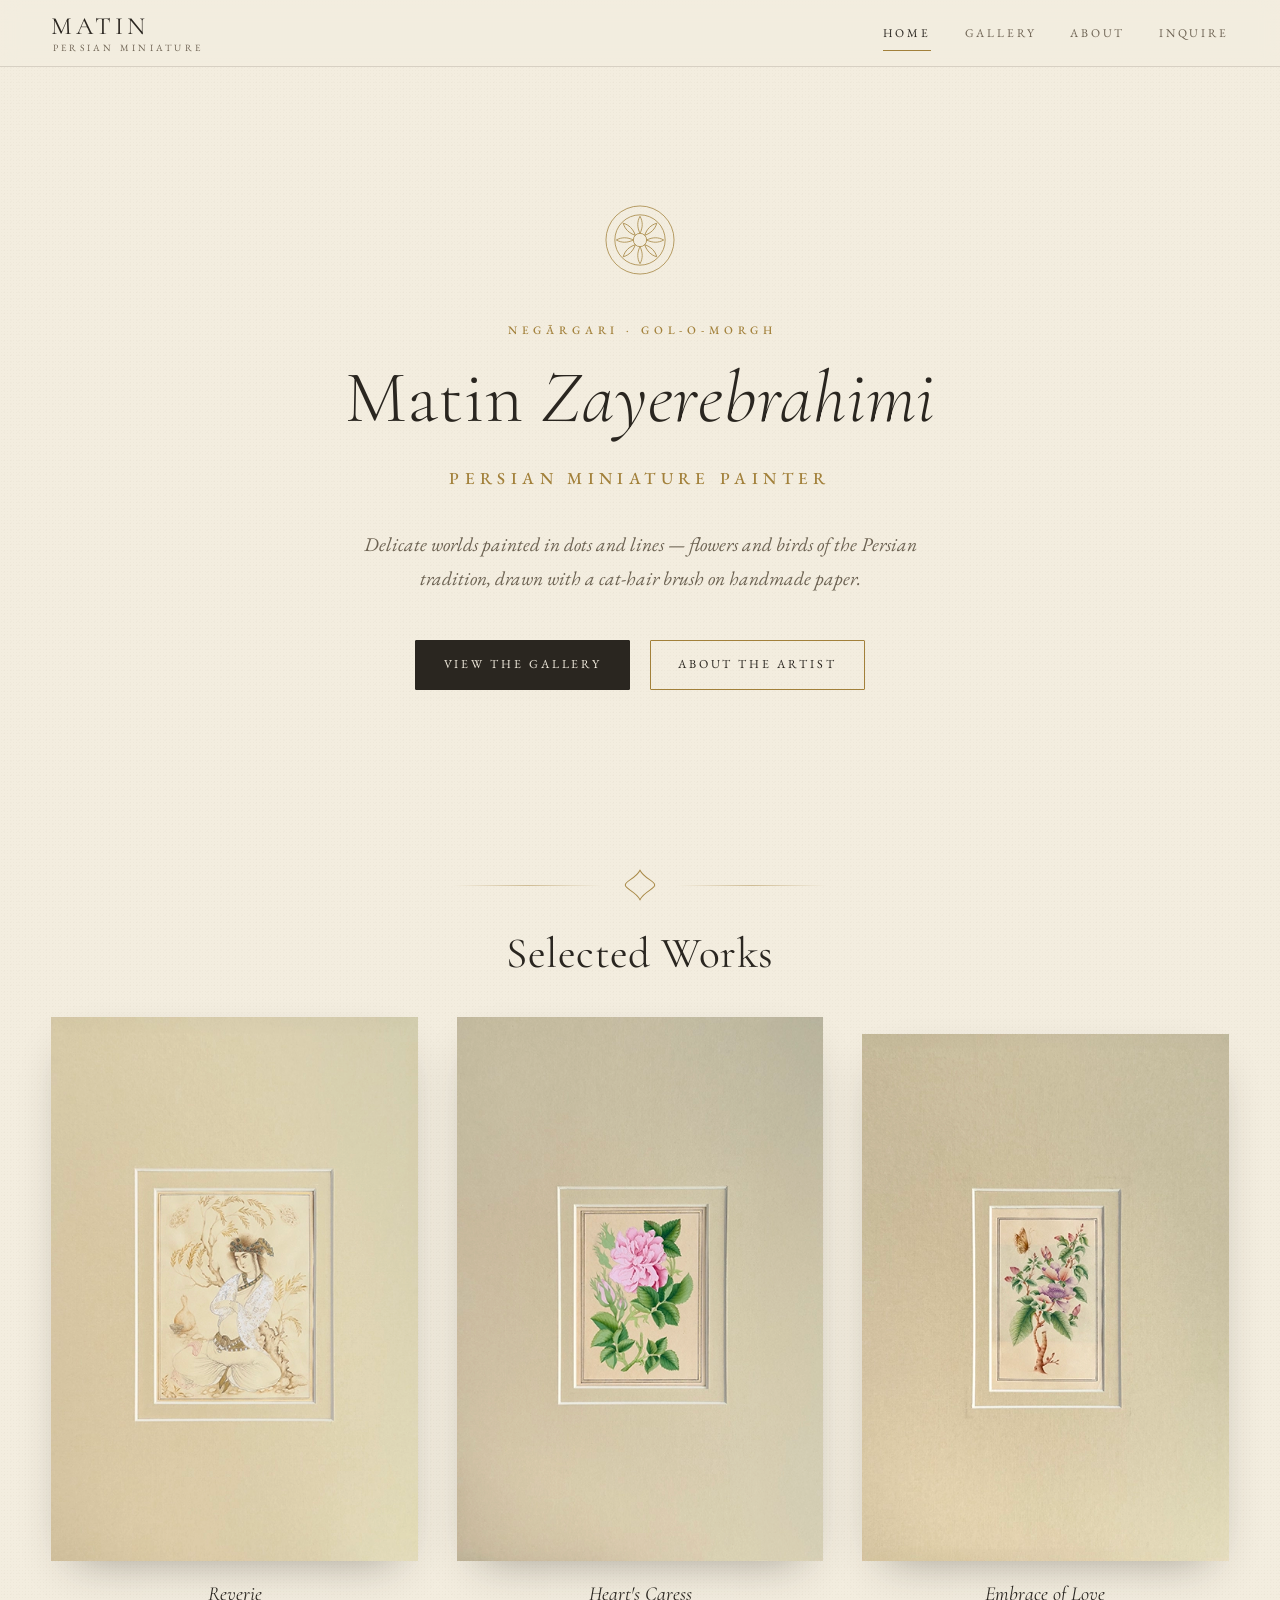
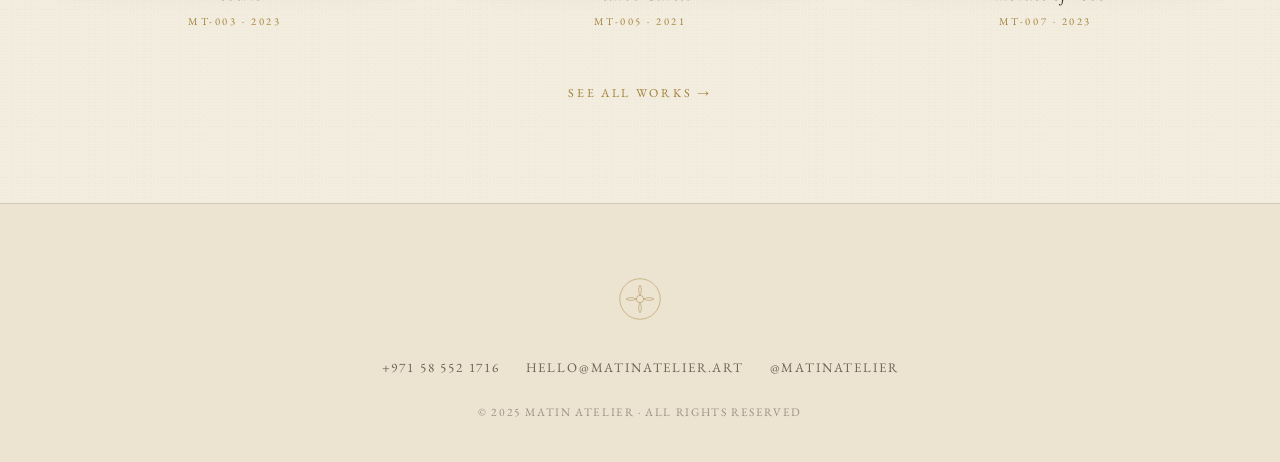
<file: index.html>
<!DOCTYPE html>
<html lang="en">
<head>
<meta charset="UTF-8">
<meta name="viewport" content="width=device-width, initial-scale=1">
<title>Matin Zayerebrahimi — Persian Miniature Painter</title>
<meta name="description" content="Matin Zayerebrahimi — Iranian artist and Persian miniature painter. Gol-o-Morgh and Isfahan-school miniatures on handmade paper.">
<link rel="preconnect" href="https://fonts.googleapis.com">
<link rel="preconnect" href="https://fonts.gstatic.com" crossorigin>
<link href="https://fonts.googleapis.com/css2?family=Cormorant+Garamond:ital,wght@0,300;0,400;0,500;1,300;1,400;1,500&family=EB+Garamond:ital,wght@0,400;0,500;1,400&display=swap" rel="stylesheet">
<link rel="stylesheet" href="assets/css/style.css?v=8">
<link rel="icon" href="assets/images/artworks/13S.webp">
</head>
<body>

<!-- ============ NAV ============ -->
<header class="nav">
  <div class="wrap">
    <a class="brand" href="index.html">
      <span class="name">MATIN</span>
      <span class="sub">Persian Miniature</span>
    </a>
    <button class="nav-toggle" aria-label="Menu">
      <svg viewBox="0 0 24 24" fill="none" stroke="currentColor" stroke-width="1.4"><line x1="3" y1="7" x2="21" y2="7"/><line x1="3" y1="12" x2="21" y2="12"/><line x1="3" y1="17" x2="21" y2="17"/></svg>
    </button>
    <nav class="nav-links">
      <a href="index.html" class="active">Home</a>
      <a href="gallery.html">Gallery</a>
      <a href="about.html">About</a>
      <a href="inquiry.html">Inquire</a>
    </nav>
  </div>
</header>

<!-- ============ HERO ============ -->
<main>
<section class="hero wrap">
  <svg class="shamsa" viewBox="0 0 100 100" fill="none" stroke="currentColor" stroke-width="1.1" aria-hidden="true">
    <circle cx="50" cy="50" r="46"/><circle cx="50" cy="50" r="34"/>
    <g>
      <circle cx="50" cy="50" r="9"/>
      <g id="petals">
        <path d="M50 41 C46 33 46 25 50 18 C54 25 54 33 50 41Z"/>
      </g>
      <use href="#petals" transform="rotate(45 50 50)"/>
      <use href="#petals" transform="rotate(90 50 50)"/>
      <use href="#petals" transform="rotate(135 50 50)"/>
      <use href="#petals" transform="rotate(180 50 50)"/>
      <use href="#petals" transform="rotate(225 50 50)"/>
      <use href="#petals" transform="rotate(270 50 50)"/>
      <use href="#petals" transform="rotate(315 50 50)"/>
    </g>
  </svg>

  <p class="eyebrow" style="text-align:center;padding-left:.42em">Negārgari · Gol-o-Morgh</p>
  <h1>Matin <em>Zayerebrahimi</em></h1>
  <p class="role">Persian Miniature Painter</p>
  <p class="intro">Delicate worlds painted in dots and lines — flowers and birds of the Persian tradition, drawn with a cat-hair brush on handmade paper.</p>
  <div class="hero-actions">
    <a class="btn solid" href="gallery.html">View the Gallery</a>
    <a class="btn" href="about.html">About the Artist</a>
  </div>
</section>

<!-- ============ SELECTED WORKS ============ -->
<section class="selected wrap">
  <div class="head">
    <div class="rule tight">
      <svg viewBox="0 0 40 40" fill="none" stroke="currentColor" stroke-width="1"><path d="M20 6 C24 14 34 16 34 20 C34 24 24 26 20 34 C16 26 6 24 6 20 C6 16 16 14 20 6Z"/></svg>
    </div>
    <h2>Selected Works</h2>
  </div>
  <div class="strip">
    <figure>
      <a href="gallery.html"><img class="frame" src="assets/images/artworks/03S.webp" alt="Reverie"></a>
      <figcaption><div class="t">Reverie</div><div class="c">MT-003 · 2023</div></figcaption>
    </figure>
    <figure>
      <a href="gallery.html"><img class="frame" src="assets/images/artworks/05S.webp" alt="Heart's Caress"></a>
      <figcaption><div class="t">Heart's Caress</div><div class="c">MT-005 · 2021</div></figcaption>
    </figure>
    <figure>
      <a href="gallery.html"><img class="frame" src="assets/images/artworks/07S.webp" alt="Embrace of Love"></a>
      <figcaption><div class="t">Embrace of Love</div><div class="c">MT-007 · 2023</div></figcaption>
    </figure>
  </div>
  <div style="text-align:center;margin-top:2.8rem">
    <a class="link-quiet" href="gallery.html">See all works →</a>
  </div>
</section>
</main>

<!-- ============ FOOTER ============ -->
<footer class="footer">
  <div class="wrap">
    <svg class="shamsa" viewBox="0 0 100 100" fill="none" stroke="currentColor" stroke-width="1.2" aria-hidden="true">
      <circle cx="50" cy="50" r="44"/><circle cx="50" cy="50" r="8"/>
      <path d="M50 42 C46 34 46 26 50 20 C54 26 54 34 50 42Z"/>
      <path d="M50 58 C46 66 46 74 50 80 C54 74 54 66 50 58Z"/>
      <path d="M42 50 C34 46 26 46 20 50 C26 54 34 54 42 50Z"/>
      <path d="M58 50 C66 46 74 46 80 50 C74 54 66 54 58 50Z"/>
    </svg>
    <div class="contacts">
      <a href="tel:+971585521716">+971 58 552 1716</a>
      <a href="mailto:hello@matinatelier.art">hello@matinatelier.art</a>
      <a href="https://instagram.com/MatinAtelier" target="_blank" rel="noopener">@MatinAtelier</a>
    </div>
    <div class="copy">© 2025 Matin Atelier · All rights reserved</div>
  </div>
</footer>

<script src="assets/js/main.js?v=8"></script>
</body>
</html>
</file>
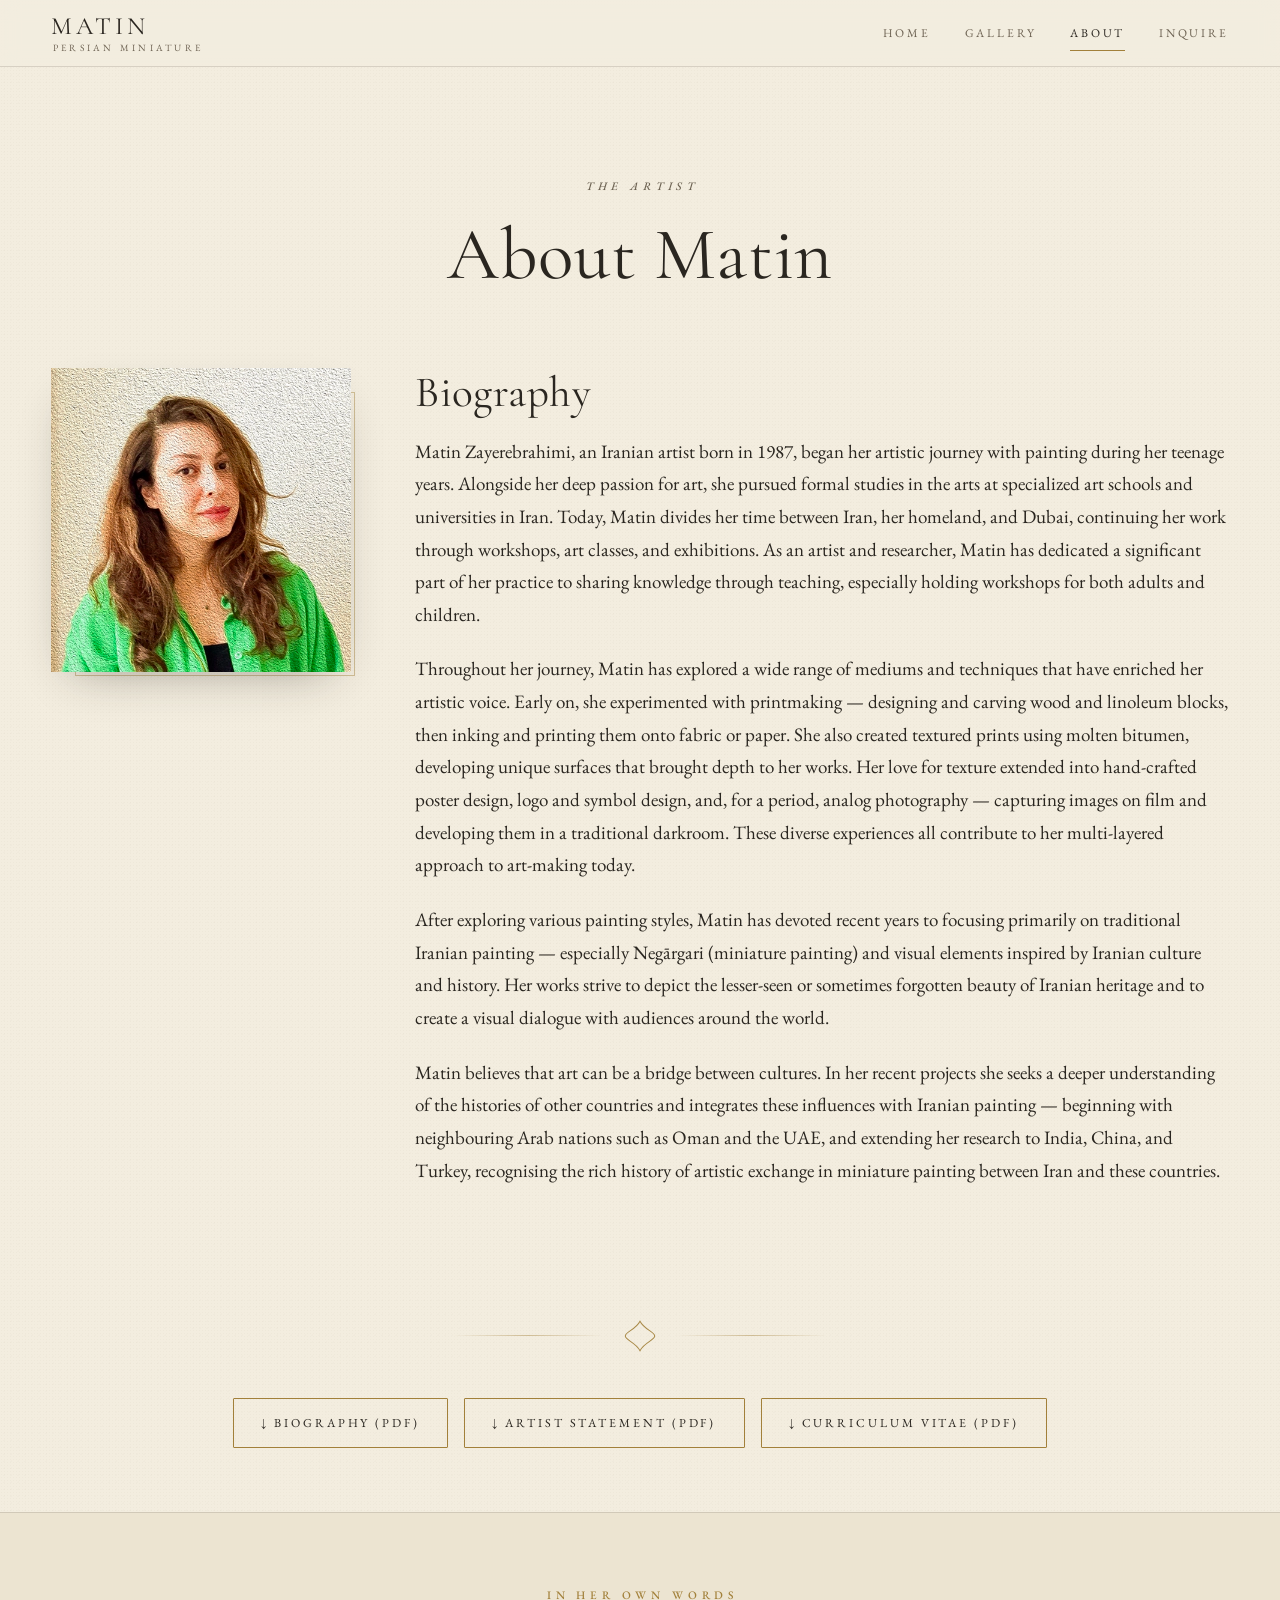
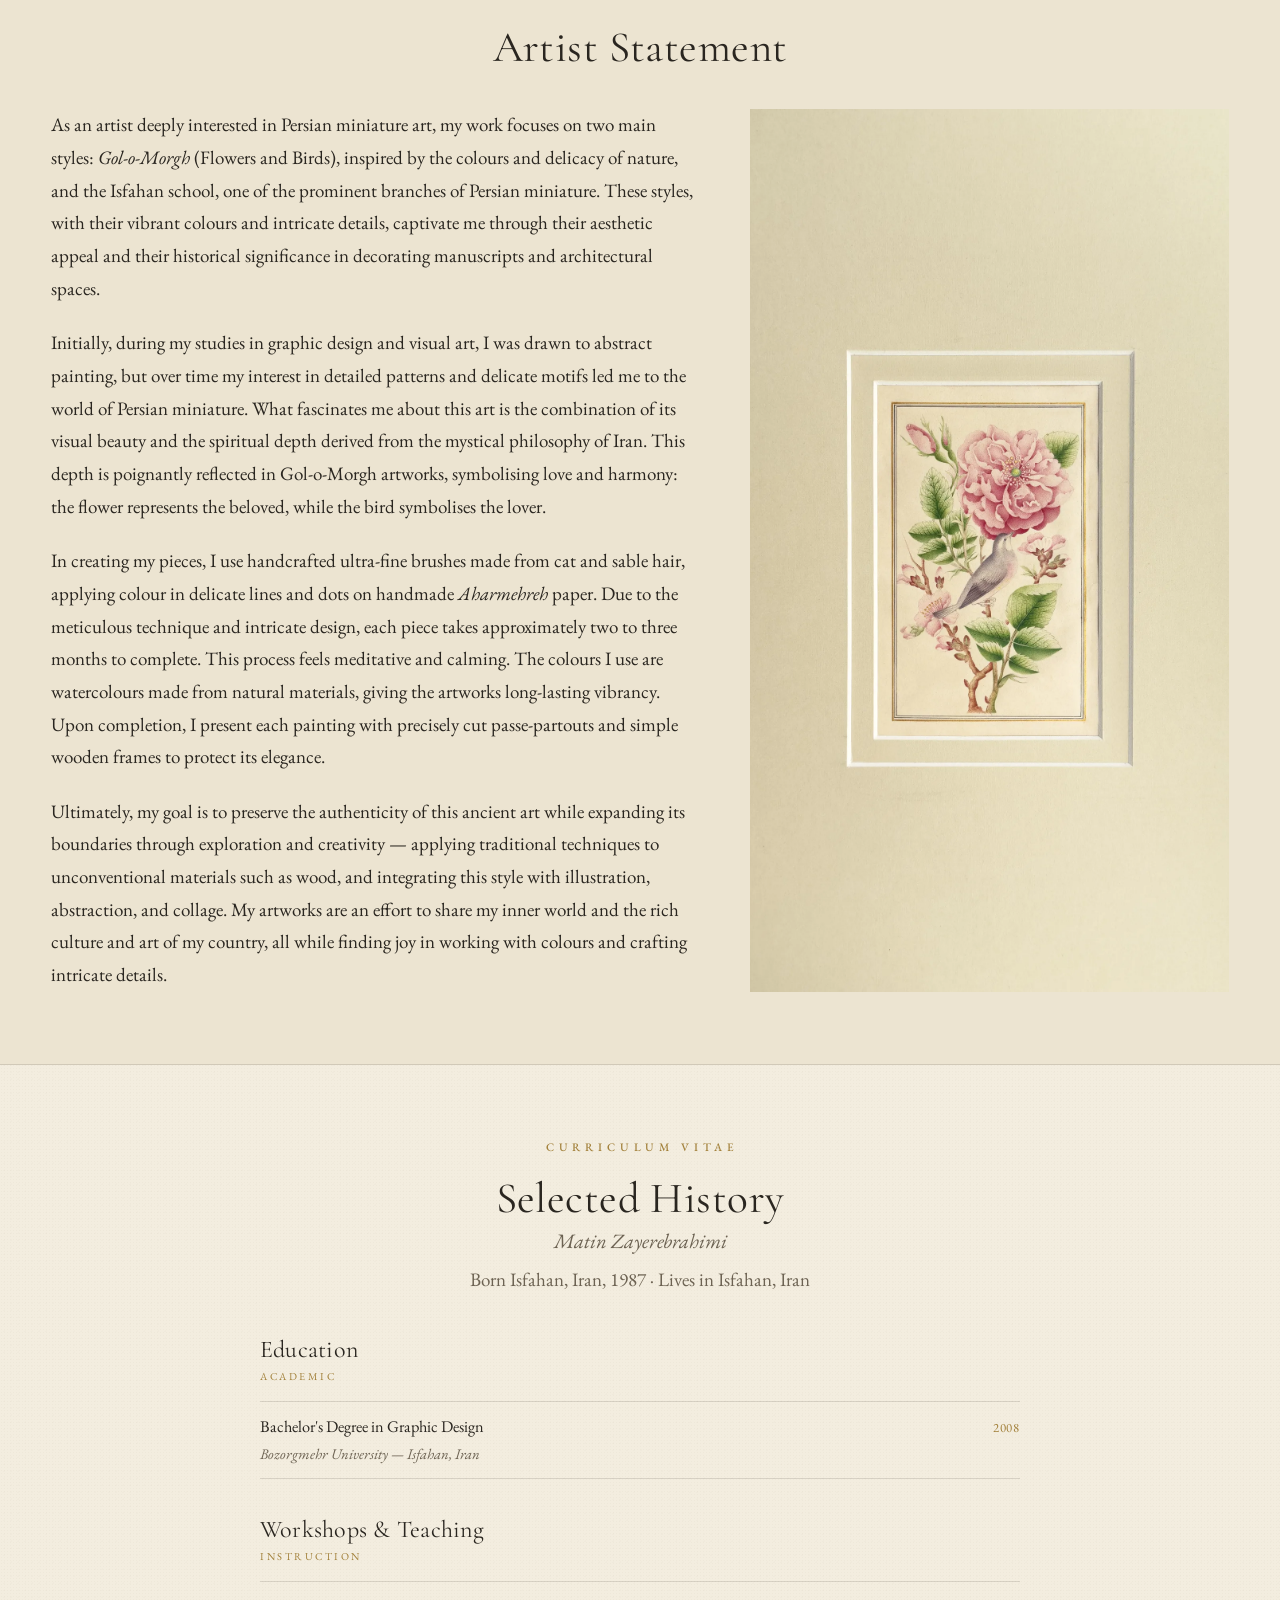
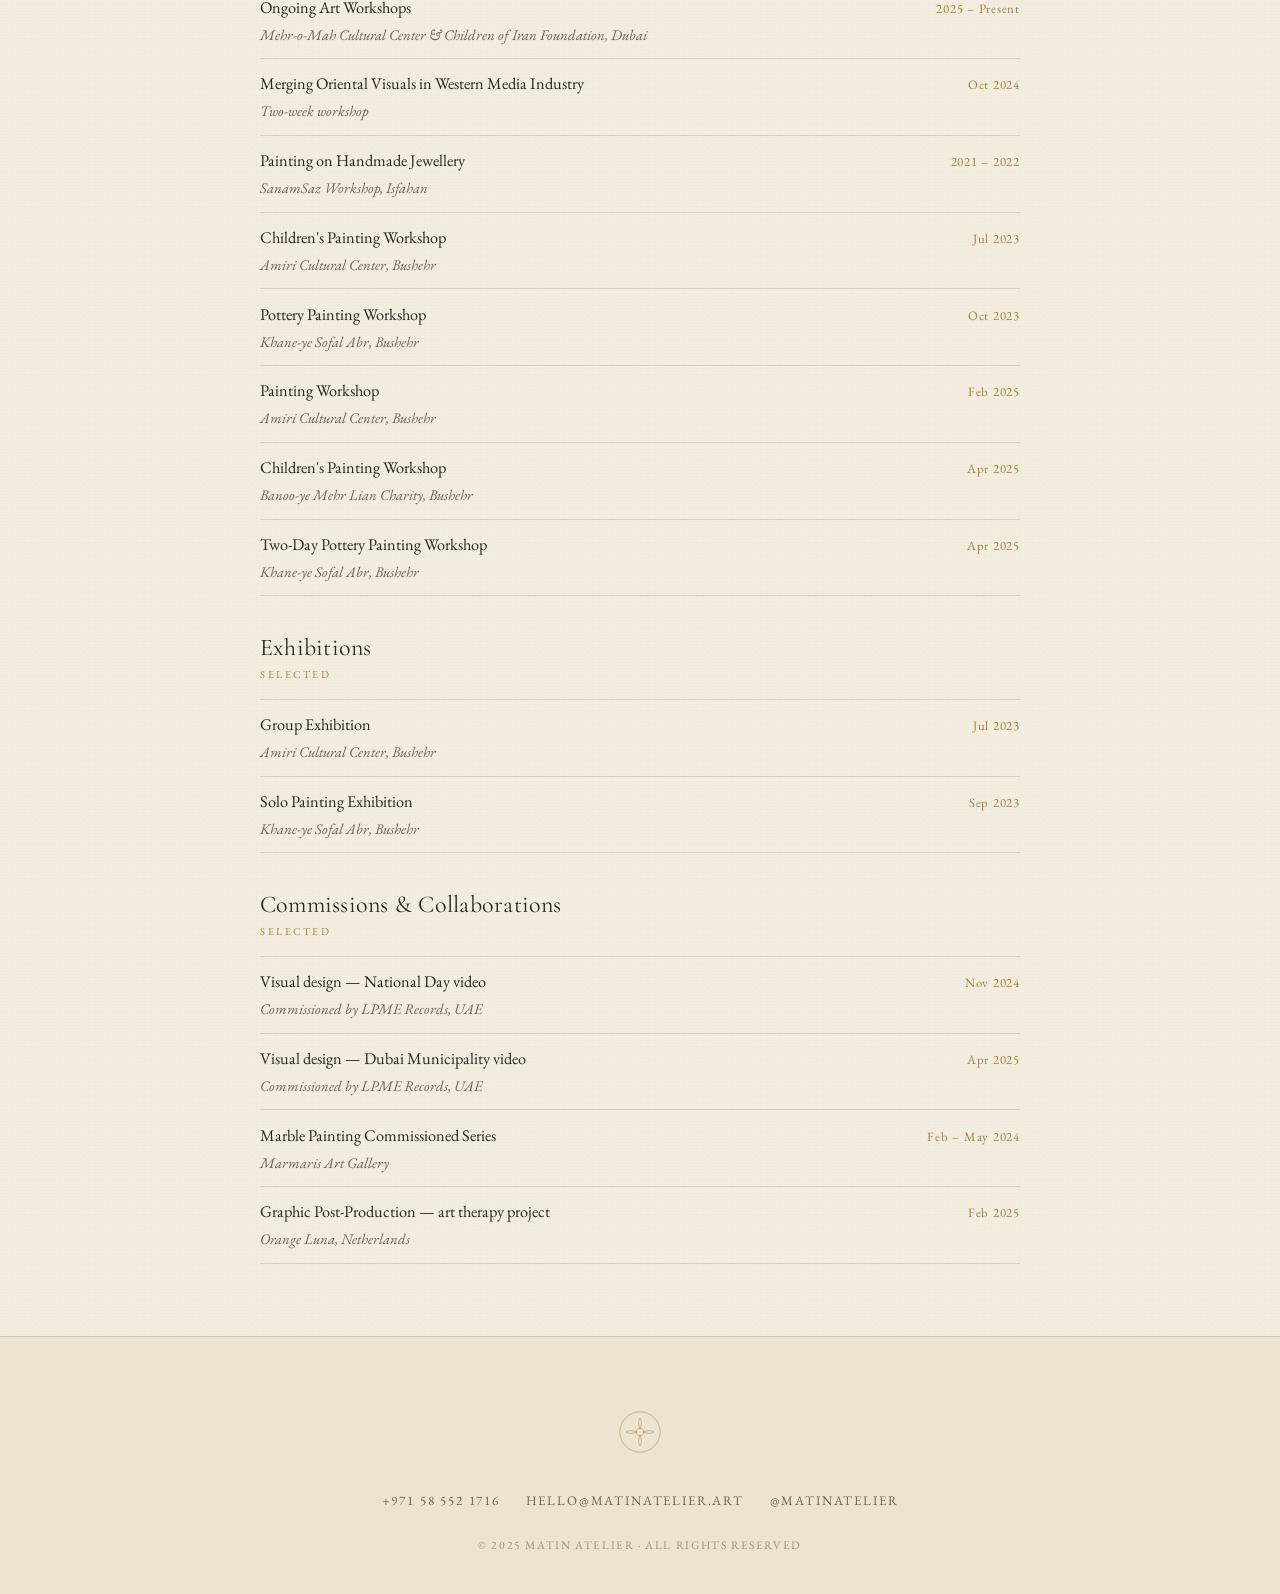
<file: about.html>
<!DOCTYPE html>
<html lang="en">
<head>
<meta charset="UTF-8">
<meta name="viewport" content="width=device-width, initial-scale=1">
<title>About — Matin Zayerebrahimi</title>
<meta name="description" content="Biography, artist statement and CV of Matin Zayerebrahimi, Iranian Persian miniature painter based between Iran and Dubai.">
<link rel="preconnect" href="https://fonts.googleapis.com">
<link rel="preconnect" href="https://fonts.gstatic.com" crossorigin>
<link href="https://fonts.googleapis.com/css2?family=Cormorant+Garamond:ital,wght@0,300;0,400;0,500;1,300;1,400;1,500&family=EB+Garamond:ital,wght@0,400;0,500;1,400&display=swap" rel="stylesheet">
<link rel="stylesheet" href="assets/css/style.css?v=8">
<link rel="icon" href="assets/images/artworks/13S.webp">
</head>
<body>

<header class="nav">
  <div class="wrap">
    <a class="brand" href="index.html"><span class="name">MATIN</span><span class="sub">Persian Miniature</span></a>
    <button class="nav-toggle" aria-label="Menu">
      <svg viewBox="0 0 24 24" fill="none" stroke="currentColor" stroke-width="1.4"><line x1="3" y1="7" x2="21" y2="7"/><line x1="3" y1="12" x2="21" y2="12"/><line x1="3" y1="17" x2="21" y2="17"/></svg>
    </button>
    <nav class="nav-links">
      <a href="index.html">Home</a>
      <a href="gallery.html">Gallery</a>
      <a href="about.html" class="active">About</a>
      <a href="inquiry.html">Inquire</a>
    </nav>
  </div>
</header>

<main>
<section class="page-head wrap">
  <p class="eyebrow" style="text-align:center;padding-left:.42em">The Artist</p>
  <h1>About Matin</h1>
</section>

<!-- ===== BIOGRAPHY ===== -->
<section class="wrap">
  <div class="about-intro">
    <div class="about-portrait">
      <img src="assets/images/bio/Matin-Biography.webp" alt="Matin Zayerebrahimi">
    </div>
    <div class="about-body">
      <h2 style="margin-bottom:1.2rem">Biography</h2>
      <p>Matin Zayerebrahimi, an Iranian artist born in 1987, began her artistic journey with painting during her teenage years. Alongside her deep passion for art, she pursued formal studies in the arts at specialized art schools and universities in Iran. Today, Matin divides her time between Iran, her homeland, and Dubai, continuing her work through workshops, art classes, and exhibitions. As an artist and researcher, Matin has dedicated a significant part of her practice to sharing knowledge through teaching, especially holding workshops for both adults and children.</p>
      <p>Throughout her journey, Matin has explored a wide range of mediums and techniques that have enriched her artistic voice. Early on, she experimented with printmaking — designing and carving wood and linoleum blocks, then inking and printing them onto fabric or paper. She also created textured prints using molten bitumen, developing unique surfaces that brought depth to her works. Her love for texture extended into hand-crafted poster design, logo and symbol design, and, for a period, analog photography — capturing images on film and developing them in a traditional darkroom. These diverse experiences all contribute to her multi-layered approach to art-making today.</p>
      <p>After exploring various painting styles, Matin has devoted recent years to focusing primarily on traditional Iranian painting — especially Negārgari (miniature painting) and visual elements inspired by Iranian culture and history. Her works strive to depict the lesser-seen or sometimes forgotten beauty of Iranian heritage and to create a visual dialogue with audiences around the world.</p>
      <p>Matin believes that art can be a bridge between cultures. In her recent projects she seeks a deeper understanding of the histories of other countries and integrates these influences with Iranian painting — beginning with neighbouring Arab nations such as Oman and the UAE, and extending her research to India, China, and Turkey, recognising the rich history of artistic exchange in miniature painting between Iran and these countries.</p>
    </div>
  </div>

  <!-- documents -->
  <div class="rule"><svg viewBox="0 0 40 40" fill="none" stroke="currentColor" stroke-width="1"><path d="M20 6 C24 14 34 16 34 20 C34 24 24 26 20 34 C16 26 6 24 6 20 C6 16 16 14 20 6Z"/></svg></div>
  <div class="docs">
    <a class="btn" href="docs/Matin-Biography.pdf" download>↓ Biography (PDF)</a>
    <a class="btn" href="docs/Matin-Artist-Statement.pdf" download>↓ Artist Statement (PDF)</a>
    <a class="btn" href="docs/Matin-CV.pdf" download>↓ Curriculum Vitae (PDF)</a>
  </div>
</section>

<!-- ===== ARTIST STATEMENT ===== -->
<section class="section wash">
  <div class="wrap">
    <p class="eyebrow" style="text-align:center;padding-left:.42em">In her own words</p>
    <h2 style="text-align:center;margin-bottom:2rem">Artist Statement</h2>
    <div class="statement-grid">
      <div class="statement-text">
        <p>As an artist deeply interested in Persian miniature art, my work focuses on two main styles: <em>Gol-o-Morgh</em> (Flowers and Birds), inspired by the colours and delicacy of nature, and the Isfahan school, one of the prominent branches of Persian miniature. These styles, with their vibrant colours and intricate details, captivate me through their aesthetic appeal and their historical significance in decorating manuscripts and architectural spaces.</p>
        <p>Initially, during my studies in graphic design and visual art, I was drawn to abstract painting, but over time my interest in detailed patterns and delicate motifs led me to the world of Persian miniature. What fascinates me about this art is the combination of its visual beauty and the spiritual depth derived from the mystical philosophy of Iran. This depth is poignantly reflected in Gol-o-Morgh artworks, symbolising love and harmony: the flower represents the beloved, while the bird symbolises the lover.</p>
        <p>In creating my pieces, I use handcrafted ultra-fine brushes made from cat and sable hair, applying colour in delicate lines and dots on handmade <em>Aharmehreh</em> paper. Due to the meticulous technique and intricate design, each piece takes approximately two to three months to complete. This process feels meditative and calming. The colours I use are watercolours made from natural materials, giving the artworks long-lasting vibrancy. Upon completion, I present each painting with precisely cut passe-partouts and simple wooden frames to protect its elegance.</p>
        <p>Ultimately, my goal is to preserve the authenticity of this ancient art while expanding its boundaries through exploration and creativity — applying traditional techniques to unconventional materials such as wood, and integrating this style with illustration, abstraction, and collage. My artworks are an effort to share my inner world and the rich culture and art of my country, all while finding joy in working with colours and crafting intricate details.</p>
      </div>
      <div class="statement-media">
        <img src="assets/images/artworks/08M.webp" alt="Voice of Spring — a Persian miniature by Matin">
      </div>
    </div>
  </div>
</section>

<!-- ===== CV ===== -->
<section class="section wrap">
  <div class="narrow" style="text-align:center">
    <p class="eyebrow" style="text-align:center;padding-left:.42em">Curriculum Vitae</p>
    <h2>Selected History</h2>
    <p class="lead" style="margin-bottom:.4rem">Matin Zayerebrahimi</p>
    <p style="color:var(--ink-soft)">Born Isfahan, Iran, 1987 · Lives in Isfahan, Iran</p>
  </div>

  <div class="narrow cv" style="margin-top:2.5rem">
    <div class="cv-block">
      <h3>Education</h3><div class="yr">Academic</div>
      <div class="cv-item"><div><div class="what">Bachelor's Degree in Graphic Design</div><div class="who">Bozorgmehr University — Isfahan, Iran</div></div><div class="when">2008</div></div>
    </div>

    <div class="cv-block">
      <h3>Workshops &amp; Teaching</h3><div class="yr">Instruction</div>
      <div class="cv-item"><div><div class="what">Ongoing Art Workshops</div><div class="who">Mehr-o-Mah Cultural Center &amp; Children of Iran Foundation, Dubai</div></div><div class="when">2025 – Present</div></div>
      <div class="cv-item"><div><div class="what">Merging Oriental Visuals in Western Media Industry</div><div class="who">Two-week workshop</div></div><div class="when">Oct 2024</div></div>
      <div class="cv-item"><div><div class="what">Painting on Handmade Jewellery</div><div class="who">SanamSaz Workshop, Isfahan</div></div><div class="when">2021 – 2022</div></div>
      <div class="cv-item"><div><div class="what">Children's Painting Workshop</div><div class="who">Amiri Cultural Center, Bushehr</div></div><div class="when">Jul 2023</div></div>
      <div class="cv-item"><div><div class="what">Pottery Painting Workshop</div><div class="who">Khane-ye Sofal Abr, Bushehr</div></div><div class="when">Oct 2023</div></div>
      <div class="cv-item"><div><div class="what">Painting Workshop</div><div class="who">Amiri Cultural Center, Bushehr</div></div><div class="when">Feb 2025</div></div>
      <div class="cv-item"><div><div class="what">Children's Painting Workshop</div><div class="who">Banoo-ye Mehr Lian Charity, Bushehr</div></div><div class="when">Apr 2025</div></div>
      <div class="cv-item"><div><div class="what">Two-Day Pottery Painting Workshop</div><div class="who">Khane-ye Sofal Abr, Bushehr</div></div><div class="when">Apr 2025</div></div>
    </div>

    <div class="cv-block">
      <h3>Exhibitions</h3><div class="yr">Selected</div>
      <div class="cv-item"><div><div class="what">Group Exhibition</div><div class="who">Amiri Cultural Center, Bushehr</div></div><div class="when">Jul 2023</div></div>
      <div class="cv-item"><div><div class="what">Solo Painting Exhibition</div><div class="who">Khane-ye Sofal Abr, Bushehr</div></div><div class="when">Sep 2023</div></div>
    </div>

    <div class="cv-block">
      <h3>Commissions &amp; Collaborations</h3><div class="yr">Selected</div>
      <div class="cv-item"><div><div class="what">Visual design — National Day video</div><div class="who">Commissioned by LPME Records, UAE</div></div><div class="when">Nov 2024</div></div>
      <div class="cv-item"><div><div class="what">Visual design — Dubai Municipality video</div><div class="who">Commissioned by LPME Records, UAE</div></div><div class="when">Apr 2025</div></div>
      <div class="cv-item"><div><div class="what">Marble Painting Commissioned Series</div><div class="who">Marmaris Art Gallery</div></div><div class="when">Feb – May 2024</div></div>
      <div class="cv-item"><div><div class="what">Graphic Post-Production — art therapy project</div><div class="who">Orange Luna, Netherlands</div></div><div class="when">Feb 2025</div></div>
    </div>
  </div>
</section>
</main>

<footer class="footer">
  <div class="wrap">
    <svg class="shamsa" viewBox="0 0 100 100" fill="none" stroke="currentColor" stroke-width="1.2" aria-hidden="true">
      <circle cx="50" cy="50" r="44"/><circle cx="50" cy="50" r="8"/>
      <path d="M50 42 C46 34 46 26 50 20 C54 26 54 34 50 42Z"/><path d="M50 58 C46 66 46 74 50 80 C54 74 54 66 50 58Z"/>
      <path d="M42 50 C34 46 26 46 20 50 C26 54 34 54 42 50Z"/><path d="M58 50 C66 46 74 46 80 50 C74 54 66 54 58 50Z"/>
    </svg>
    <div class="contacts">
      <a href="tel:+971585521716">+971 58 552 1716</a>
      <a href="mailto:hello@matinatelier.art">hello@matinatelier.art</a>
      <a href="https://instagram.com/MatinAtelier" target="_blank" rel="noopener">@MatinAtelier</a>
    </div>
    <div class="copy">© 2025 Matin Atelier · All rights reserved</div>
  </div>
</footer>

<script src="assets/js/main.js?v=8"></script>
</body>
</html>
</file>
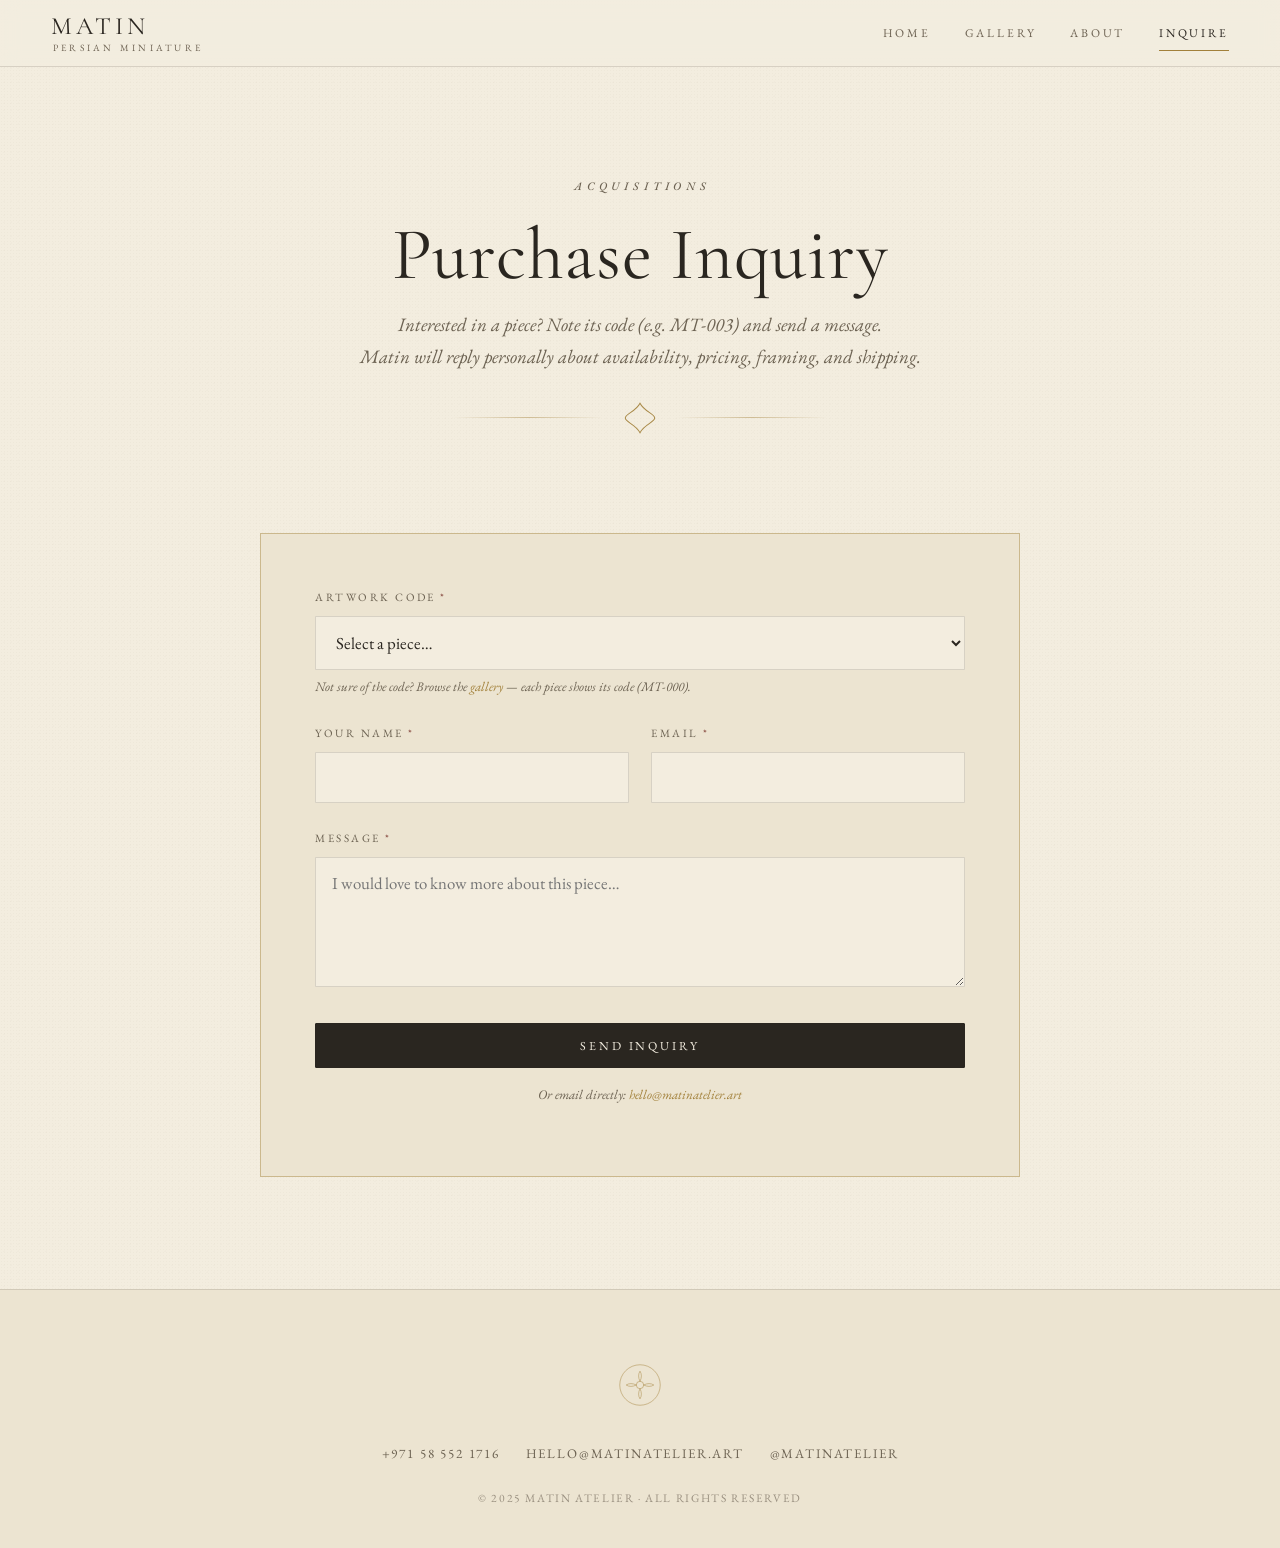
<file: inquiry.html>
<!DOCTYPE html>
<html lang="en">
<head>
<meta charset="UTF-8">
<meta name="viewport" content="width=device-width, initial-scale=1">
<title>Purchase Inquiry — Matin Zayerebrahimi</title>
<meta name="description" content="Enquire about acquiring a Persian miniature painting by Matin Zayerebrahimi.">
<link rel="preconnect" href="https://fonts.googleapis.com">
<link rel="preconnect" href="https://fonts.gstatic.com" crossorigin>
<link href="https://fonts.googleapis.com/css2?family=Cormorant+Garamond:ital,wght@0,300;0,400;0,500;1,300;1,400;1,500&family=EB+Garamond:ital,wght@0,400;0,500;1,400&display=swap" rel="stylesheet">
<link rel="stylesheet" href="assets/css/style.css?v=8">
<link rel="icon" href="assets/images/artworks/13S.webp">
</head>
<body>

<header class="nav">
  <div class="wrap">
    <a class="brand" href="index.html"><span class="name">MATIN</span><span class="sub">Persian Miniature</span></a>
    <button class="nav-toggle" aria-label="Menu">
      <svg viewBox="0 0 24 24" fill="none" stroke="currentColor" stroke-width="1.4"><line x1="3" y1="7" x2="21" y2="7"/><line x1="3" y1="12" x2="21" y2="12"/><line x1="3" y1="17" x2="21" y2="17"/></svg>
    </button>
    <nav class="nav-links">
      <a href="index.html">Home</a>
      <a href="gallery.html">Gallery</a>
      <a href="about.html">About</a>
      <a href="inquiry.html" class="active">Inquire</a>
    </nav>
  </div>
</header>

<main>
<section class="page-head wrap">
  <p class="eyebrow" style="text-align:center;padding-left:.42em">Acquisitions</p>
  <h1>Purchase Inquiry</h1>
  <p>Interested in a piece? Note its code (e.g. <em>MT-003</em>) and send a message.<br>Matin will reply personally about availability, pricing, framing, and shipping.</p>
  <div class="rule tight">
    <svg viewBox="0 0 40 40" fill="none" stroke="currentColor" stroke-width="1"><path d="M20 6 C24 14 34 16 34 20 C34 24 24 26 20 34 C16 26 6 24 6 20 C6 16 16 14 20 6Z"/></svg>
  </div>
</section>

<section class="inquiry wrap">
  <div class="narrow">
    <div class="form-card">
      <!-- Submissions are sent via Formsubmit.co (AJAX) to hello@matinatelier.art.
           First submission triggers a one-time activation email to confirm the address. -->
      <form id="inquiry-form" method="POST">
        <input type="hidden" name="_subject" value="New purchase inquiry — matinatelier.art">
        <input type="hidden" name="_template" value="table">
        <input type="hidden" name="_captcha" value="false">
        <p class="hp"><label>Leave this field empty <input name="_honey"></label></p>

        <div class="field">
          <label for="artwork-select">Artwork code <span class="req">*</span></label>
          <select id="artwork-select" name="artwork" required>
            <option value="" disabled selected>Select a piece…</option>
            <!-- options injected from artworks.js -->
          </select>
          <p class="form-note">Not sure of the code? Browse the <a href="gallery.html" style="color:var(--gold)">gallery</a> — each piece shows its code (MT-000).</p>
        </div>

        <div class="field-row">
          <div class="field">
            <label for="f-name">Your name <span class="req">*</span></label>
            <input id="f-name" name="name" type="text" required autocomplete="name">
          </div>
          <div class="field">
            <label for="f-email">Email <span class="req">*</span></label>
            <input id="f-email" name="email" type="email" required autocomplete="email">
          </div>
        </div>

        <div class="field">
          <label for="f-msg">Message <span class="req">*</span></label>
          <textarea id="f-msg" name="message" required placeholder="I would love to know more about this piece…"></textarea>
        </div>

        <button class="btn solid" type="submit" style="width:100%;justify-content:center">Send inquiry</button>
        <p class="form-note" style="text-align:center;margin-top:1rem">Or email directly: <a href="mailto:hello@matinatelier.art" style="color:var(--gold)">hello@matinatelier.art</a></p>
      </form>

      <div id="form-success" class="form-success">
        <svg viewBox="0 0 40 40" fill="none" stroke="var(--gold)" stroke-width="1" style="width:52px;height:52px;margin:0 auto 1rem"><path d="M20 6 C24 14 34 16 34 20 C34 24 24 26 20 34 C16 26 6 24 6 20 C6 16 16 14 20 6Z"/><polyline points="14 20 18 24 26 15"/></svg>
        <h2 style="margin-bottom:.6rem">Thank you</h2>
        <p class="lead" style="font-style:normal">Your inquiry has been sent. Matin will be in touch soon.</p>
        <a class="link-quiet" href="gallery.html" style="margin-top:1rem;display:inline-flex">← Back to the gallery</a>
      </div>
    </div>
  </div>
</section>
</main>

<footer class="footer">
  <div class="wrap">
    <svg class="shamsa" viewBox="0 0 100 100" fill="none" stroke="currentColor" stroke-width="1.2" aria-hidden="true">
      <circle cx="50" cy="50" r="44"/><circle cx="50" cy="50" r="8"/>
      <path d="M50 42 C46 34 46 26 50 20 C54 26 54 34 50 42Z"/><path d="M50 58 C46 66 46 74 50 80 C54 74 54 66 50 58Z"/>
      <path d="M42 50 C34 46 26 46 20 50 C26 54 34 54 42 50Z"/><path d="M58 50 C66 46 74 46 80 50 C74 54 66 54 58 50Z"/>
    </svg>
    <div class="contacts">
      <a href="tel:+971585521716">+971 58 552 1716</a>
      <a href="mailto:hello@matinatelier.art">hello@matinatelier.art</a>
      <a href="https://instagram.com/MatinAtelier" target="_blank" rel="noopener">@MatinAtelier</a>
    </div>
    <div class="copy">© 2025 Matin Atelier · All rights reserved</div>
  </div>
</footer>

<script src="assets/js/artworks.js?v=8"></script>
<script src="assets/js/main.js?v=8"></script>
</body>
</html>
</file>
<file: assets/css/style.css>
/* =========================================================
   Matin Atelier — Persian miniature portfolio
   Aesthetic: handmade-paper ivory, warm ink, tazhib gold,
   a whisper of lapis. Minimal, delicate, gallery-quiet.
   ========================================================= */

:root{
  --paper:      #f3eddf;   /* handmade-paper ivory        */
  --paper-2:    #ece4d1;   /* deeper mat tone             */
  --paper-3:    #e5dbc4;   /* section wash                */
  --ink:        #2a2620;   /* warm charcoal ink           */
  --ink-soft:   #6c6252;   /* muted ink for meta          */
  --ink-faint:  #9a9080;
  --gold:       #a2803a;   /* tazhib gold                 */
  --gold-soft:  #c3a668;
  --lapis:      #33456b;   /* lapis whisper (rare accent) */
  --madder:     #7e3b32;   /* madder red (rare accent)    */
  --line:       rgba(42,38,32,.14);
  --line-gold:  rgba(162,128,58,.45);
  --shadow:     0 18px 45px -22px rgba(42,38,32,.45);
  --serif:      "Cormorant Garamond", Georgia, serif;
  --body:       "EB Garamond", Georgia, serif;
  --ease:       cubic-bezier(.22,.61,.36,1);
}

*,*::before,*::after{ box-sizing:border-box; }

html{ scroll-behavior:smooth; }

body{
  margin:0;
  background:var(--paper);
  color:var(--ink);
  font-family:var(--body);
  font-size:19px;
  line-height:1.72;
  font-weight:400;
  -webkit-font-smoothing:antialiased;
  text-rendering:optimizeLegibility;
  /* faint handmade-paper grain */
  background-image:
    radial-gradient(rgba(120,100,60,.035) 1px, transparent 1px),
    radial-gradient(rgba(120,100,60,.02) 1px, transparent 1px);
  background-size:3px 3px, 7px 7px;
  background-position:0 0, 1px 2px;
}

img{ max-width:100%; display:block; }
a{ color:inherit; text-decoration:none; }

::selection{ background:rgba(162,128,58,.22); }

/* ---------- typography ---------- */
h1,h2,h3{ font-family:var(--serif); font-weight:400; line-height:1.12; margin:0; letter-spacing:.01em; }
h1{ font-size:clamp(2.7rem,6vw,4.6rem); }
h2{ font-size:clamp(1.9rem,3.4vw,2.7rem); }
h3{ font-size:1.5rem; }
p{ margin:0 0 1.15em; }

.eyebrow{
  font-family:var(--body);
  font-size:.72rem;
  letter-spacing:.42em;
  text-transform:uppercase;
  color:var(--gold);
  font-weight:500;
  margin:0 0 1.1rem;
  padding-left:.42em;
}
.lead{ font-size:1.28rem; color:var(--ink-soft); font-style:italic; }

.wrap{ width:min(1180px,92vw); margin-inline:auto; }
.narrow{ width:min(760px,92vw); margin-inline:auto; }

/* ---------- ornament / rule ---------- */
.rule{ display:flex; align-items:center; justify-content:center; gap:1rem; margin:2.6rem 0; }
.rule::before,.rule::after{ content:""; height:1px; flex:1; max-width:150px;
  background:linear-gradient(90deg,transparent,var(--line-gold),transparent); }
.rule svg{ width:42px; height:42px; color:var(--gold); opacity:.9; }
.rule.tight{ margin:1.4rem 0; }

/* ---------- nav ---------- */
.nav{
  position:sticky; top:0; z-index:60;
  background:rgba(243,237,223,.86);
  backdrop-filter:blur(9px);
  border-bottom:1px solid var(--line);
}
.nav .wrap{ display:flex; align-items:center; justify-content:space-between; padding:.85rem 0; }
.brand{ display:flex; flex-direction:column; line-height:1; }
.brand .name{ font-family:var(--serif); font-size:1.55rem; letter-spacing:.16em; }
.brand .sub{ font-size:.6rem; letter-spacing:.34em; text-transform:uppercase; color:var(--ink-soft); margin-top:.3rem; padding-left:.16em; }
.nav-links{ display:flex; gap:2.1rem; align-items:center; }
.nav-links a{
  font-size:.74rem; letter-spacing:.24em; text-transform:uppercase; color:var(--ink-soft);
  position:relative; padding:.35rem 0; transition:color .3s var(--ease);
}
.nav-links a::after{ content:""; position:absolute; left:0; bottom:-2px; height:1px; width:0;
  background:var(--gold); transition:width .35s var(--ease); }
.nav-links a:hover,.nav-links a.active{ color:var(--ink); }
.nav-links a:hover::after,.nav-links a.active::after{ width:100%; }
.nav-toggle{ display:none; background:none; border:0; cursor:pointer; padding:.4rem; color:var(--ink); }
.nav-toggle svg{ width:26px; height:26px; }

/* ---------- hero (home) ---------- */
.hero{ text-align:center; padding:clamp(4rem,11vw,8.5rem) 0 clamp(3rem,7vw,5rem); }
.hero .shamsa{ width:74px; height:74px; color:var(--gold); margin:0 auto 2rem; opacity:.92; }
.hero h1{ font-weight:300; }
.hero h1 em{ font-style:italic; }
.hero .role{ font-size:1.05rem; letter-spacing:.32em; text-transform:uppercase; color:var(--gold);
  margin-top:1.5rem; font-weight:500; }
.hero .intro{ margin:2.2rem auto 0; max-width:600px; font-size:1.22rem; color:var(--ink-soft); font-style:italic; }
.hero-actions{ display:flex; gap:1.2rem; justify-content:center; margin-top:2.8rem; flex-wrap:wrap; }

/* ---------- buttons / links ---------- */
.btn{
  display:inline-flex; align-items:center; gap:.6rem;
  font-family:var(--body); font-size:.76rem; letter-spacing:.24em; text-transform:uppercase;
  padding:.85rem 1.7rem; border:1px solid var(--gold); color:var(--ink);
  background:transparent; cursor:pointer; transition:all .4s var(--ease); border-radius:1px;
}
.btn:hover{ background:var(--gold); color:var(--paper); }
.btn.solid{ background:var(--ink); border-color:var(--ink); color:var(--paper); }
.btn.solid:hover{ background:var(--gold); border-color:var(--gold); }
.link-quiet{ font-size:.76rem; letter-spacing:.22em; text-transform:uppercase; color:var(--gold);
  display:inline-flex; align-items:center; gap:.5rem; transition:gap .3s var(--ease); }
.link-quiet:hover{ gap:.9rem; }

/* ---------- selected works strip (home) ---------- */
.selected{ padding:clamp(2.5rem,6vw,4.5rem) 0 clamp(3.5rem,8vw,6rem); }
.selected .head{ text-align:center; margin-bottom:2.5rem; }
.strip{ display:grid; grid-template-columns:repeat(3,1fr); gap:clamp(1rem,3vw,2.6rem); align-items:end; }
.strip figure{ margin:0; text-align:center; }
.strip .frame{ box-shadow:var(--shadow); transition:transform .5s var(--ease); }
.strip figure:hover .frame{ transform:translateY(-6px); }
.strip figcaption{ margin-top:1rem; }
.strip .t{ font-family:var(--serif); font-style:italic; font-size:1.25rem; }
.strip .c{ font-size:.66rem; letter-spacing:.24em; color:var(--gold); text-transform:uppercase; }

/* ---------- page header ---------- */
.page-head{ text-align:center; padding:clamp(3.2rem,8vw,6rem) 0 clamp(1.5rem,4vw,2.5rem); }
.page-head p{ color:var(--ink-soft); font-style:italic; margin-top:.8rem; }
.hint{ font-size:.78rem !important; letter-spacing:.06em; color:var(--ink-faint) !important; }

/* =========================================================
   GALLERY — artistic masonry, loupe hover-zoom
   ========================================================= */
.gallery{ padding:1rem 0 clamp(4rem,9vw,7rem); }
/* uniform grid — every piece the same width & height */
.masonry{ display:grid; grid-template-columns:repeat(3,1fr); gap:clamp(2rem,4vw,3.2rem) clamp(1.4rem,3vw,2.6rem); }
@media(max-width:1000px){ .masonry{ grid-template-columns:repeat(2,1fr); } }
@media(max-width:620px){ .masonry{ grid-template-columns:1fr; } }

.art{
  margin:0;
  text-align:center;
  animation:art-in .8s var(--ease) both;
}
@keyframes art-in{ from{opacity:0; transform:translateY(22px)} to{opacity:1; transform:none} }

.art .frame{
  position:relative; overflow:hidden; cursor:zoom-in;
  aspect-ratio:3/4;
  box-shadow:var(--shadow);
  transition:box-shadow .5s var(--ease), transform .5s var(--ease);
}
.art:hover .frame{ box-shadow:0 26px 60px -24px rgba(42,38,32,.6); }
.art .frame img.base{ width:100%; height:100%; object-fit:cover; transition:opacity .5s var(--ease); }

/* the loupe magnifier layer */
.art .loupe{
  position:absolute; inset:0; opacity:0;
  background-repeat:no-repeat; background-size:cover; background-position:center;
  transition:opacity .5s var(--ease), background-size .6s var(--ease);
  pointer-events:none;
}
.art.zoom .loupe{ opacity:1; background-size:235%; }
.art.zoom img.base{ opacity:0; }

/* thin gold inner keyline on the image */
.art .frame::after{
  content:""; position:absolute; inset:0; pointer-events:none;
  box-shadow:inset 0 0 0 1px rgba(255,252,244,.35), inset 0 0 0 2px rgba(162,128,58,.18);
}

.art figcaption{ margin-top:1.15rem; }
.art .code{ font-size:.64rem; letter-spacing:.3em; text-transform:uppercase; color:var(--gold); }
.art .title{ font-family:var(--serif); font-style:italic; font-size:1.5rem; margin:.25rem 0 .35rem; }
.art .meta{ font-size:.86rem; color:var(--ink-soft); letter-spacing:.02em; }
.art .caption-rule{ width:26px; height:1px; background:var(--line-gold); margin:.7rem auto 0; }

/* =========================================================
   LIGHTBOX
   ========================================================= */
.lb{
  position:fixed; inset:0; z-index:100; display:none;
  background:rgba(28,24,19,.94); backdrop-filter:blur(4px);
  padding:clamp(1rem,4vw,3rem);
}
.lb.open{ display:flex; align-items:center; justify-content:center; }
.lb-inner{ display:flex; gap:clamp(1.5rem,4vw,3.5rem); align-items:center; max-width:1100px; width:100%;
  max-height:100%; }
.lb-figure{ flex:0 1 auto; max-height:88vh; display:flex; align-items:center; justify-content:center; }
.lb-figure img{ max-height:88vh; width:auto; box-shadow:0 30px 80px -20px rgba(0,0,0,.7); }
.lb-info{ flex:1 1 300px; color:var(--paper); max-width:360px; }
.lb-info .code{ font-size:.68rem; letter-spacing:.3em; text-transform:uppercase; color:var(--gold-soft); }
.lb-info h3{ font-family:var(--serif); font-style:italic; font-size:2.2rem; color:var(--paper); margin:.4rem 0 1.2rem; }
.lb-info dl{ margin:0 0 1.6rem; display:grid; grid-template-columns:auto 1fr; gap:.35rem 1.1rem; font-size:.94rem; }
.lb-info dt{ color:var(--gold-soft); letter-spacing:.04em; }
.lb-info dd{ margin:0; color:rgba(243,237,223,.86); }
.lb-info .desc{ font-style:italic; color:rgba(243,237,223,.8); font-size:1.02rem; line-height:1.6; margin-bottom:1.8rem; }
.lb-close{ position:absolute; top:1.3rem; right:1.6rem; background:none; border:0; color:var(--paper);
  cursor:pointer; opacity:.75; transition:opacity .3s; }
.lb-close:hover{ opacity:1; }
.lb-close svg{ width:30px; height:30px; }
.lb-nav{ position:absolute; top:50%; transform:translateY(-50%); background:none; border:0;
  color:var(--paper); cursor:pointer; opacity:.55; transition:opacity .3s; padding:1rem; }
.lb-nav:hover{ opacity:1; }
.lb-nav svg{ width:34px; height:34px; }
.lb-prev{ left:.6rem; } .lb-next{ right:.6rem; }

/* =========================================================
   ABOUT
   ========================================================= */
.about-intro{ display:grid; grid-template-columns:300px 1fr; gap:clamp(2rem,5vw,4rem); align-items:start;
  padding:clamp(1rem,3vw,2rem) 0 clamp(2.5rem,6vw,4rem); }
.about-portrait{ position:relative; }
.about-portrait img{ box-shadow:var(--shadow); }
.about-portrait::after{ content:""; position:absolute; inset:10px; border:1px solid var(--line-gold);
  transform:translate(14px,14px); z-index:-1; }
.about-body p:first-letter{}
.section{ padding:clamp(2.5rem,6vw,4.5rem) 0; }
.section.wash{ background:var(--paper-2); border-block:1px solid var(--line); }
/* artist statement: text beside image, image height capped to the text column */
.statement-grid{ display:grid; grid-template-columns:1.15fr .85fr; gap:clamp(2rem,4vw,3.5rem);
  align-items:stretch; margin-top:2.4rem; }
.statement-text p:last-child{ margin-bottom:0; }
.statement-media{ min-height:0; overflow:hidden; }
.statement-media img{ width:100%; height:100%; object-fit:cover; display:block; box-shadow:var(--shadow); }
@media(max-width:820px){
  .statement-grid{ grid-template-columns:1fr; }
  .statement-media{ max-width:420px; margin:0 auto; }
  .statement-media img{ height:auto; max-height:64vh; }
}

.docs{ display:flex; gap:1rem; flex-wrap:wrap; justify-content:center;
  margin:1.5rem 0 clamp(2.5rem,6vw,4rem); }

.cv{ display:grid; gap:2.4rem; }
.cv-block h3{ color:var(--ink); margin-bottom:.2rem; }
.cv-block .yr{ font-size:.66rem; letter-spacing:.24em; text-transform:uppercase; color:var(--gold); margin-bottom:1rem; }
.cv-item{ display:grid; grid-template-columns:1fr auto; gap:.5rem 1.5rem; padding:.7rem 0;
  border-top:1px solid var(--line); align-items:baseline; }
.cv-item:last-child{ border-bottom:1px solid var(--line); }
.cv-item .what{ font-size:1.02rem; }
.cv-item .who{ color:var(--ink-soft); font-size:.92rem; font-style:italic; }
.cv-item .when{ color:var(--gold); font-size:.8rem; letter-spacing:.06em; white-space:nowrap; text-align:right; }

/* =========================================================
   INQUIRY FORM
   ========================================================= */
.inquiry{ padding:clamp(1rem,3vw,2rem) 0 clamp(4rem,9vw,7rem); }
.form-card{ background:var(--paper-2); border:1px solid var(--line-gold);
  padding:clamp(1.8rem,5vw,3.4rem); position:relative; }
.form-card::before,.form-card::after{ content:""; position:absolute; width:26px; height:26px; color:var(--gold); }
.field{ margin-bottom:1.6rem; }
.field label{ display:block; font-size:.7rem; letter-spacing:.22em; text-transform:uppercase;
  color:var(--ink-soft); margin-bottom:.55rem; }
.field label .req{ color:var(--madder); }
.field input,.field select,.field textarea{
  width:100%; font-family:var(--body); font-size:1.05rem; color:var(--ink);
  background:var(--paper); border:1px solid var(--line); padding:.85rem 1rem; border-radius:1px;
  transition:border-color .3s var(--ease), box-shadow .3s var(--ease);
}
.field input:focus,.field select:focus,.field textarea:focus{
  outline:none; border-color:var(--gold); box-shadow:0 0 0 3px rgba(162,128,58,.14); }
.field textarea{ resize:vertical; min-height:130px; }
.field-row{ display:grid; grid-template-columns:1fr 1fr; gap:1.4rem; }
.form-note{ font-size:.82rem; color:var(--ink-soft); font-style:italic; margin-top:.4rem; }
.hp{ position:absolute; left:-9999px; }
.form-success{ display:none; text-align:center; padding:2rem 0; }
.form-success.show{ display:block; }

/* ---------- footer ---------- */
.footer{ background:var(--paper-2); border-top:1px solid var(--line); padding:clamp(3rem,6vw,4.5rem) 0 2.5rem;
  text-align:center; }
.footer .shamsa{ width:46px; height:46px; color:var(--gold); margin:0 auto 1.5rem; opacity:.85; }
.footer .contacts{ display:flex; gap:1.6rem; justify-content:center; flex-wrap:wrap; margin-bottom:1.4rem;
  font-size:.82rem; letter-spacing:.14em; text-transform:uppercase; color:var(--ink-soft); }
.footer .contacts a:hover{ color:var(--gold); }
.footer .copy{ font-size:.72rem; letter-spacing:.14em; color:var(--ink-faint); text-transform:uppercase; }

/* =========================================================
   RESPONSIVE
   ========================================================= */
@media(max-width:820px){
  body{ font-size:18px; }
  .nav-links{ position:fixed; top:0; right:0; height:100vh; height:100dvh; width:min(80vw,320px); flex-direction:column;
    background:var(--paper); padding:6rem 2.4rem; gap:1.8rem; align-items:flex-start;
    transform:translateX(100%); transition:transform .45s var(--ease); box-shadow:var(--shadow); overflow-y:auto; }
  .nav-links.open{ transform:none; }
  .nav-toggle{ display:block; z-index:70; }
  .strip{ grid-template-columns:1fr; gap:2.5rem; max-width:360px; margin-inline:auto; }
  .about-intro{ grid-template-columns:1fr; }
  .about-portrait{ max-width:280px; margin-inline:auto; }
  .field-row{ grid-template-columns:1fr; }
  .lb-inner{ flex-direction:column; overflow-y:auto; }
  .lb-figure img{ max-height:60vh; } .lb-figure{ max-height:60vh; }
  .lb-info{ max-width:100%; text-align:center; } .lb-info dl{ justify-content:center; }
  .lb-nav{ top:auto; bottom:1rem; transform:none; }
  .cv-item{ grid-template-columns:1fr; } .cv-item .when{ text-align:left; }
}
@media(hover:none){ .art .frame{ cursor:pointer; } }
</file>
